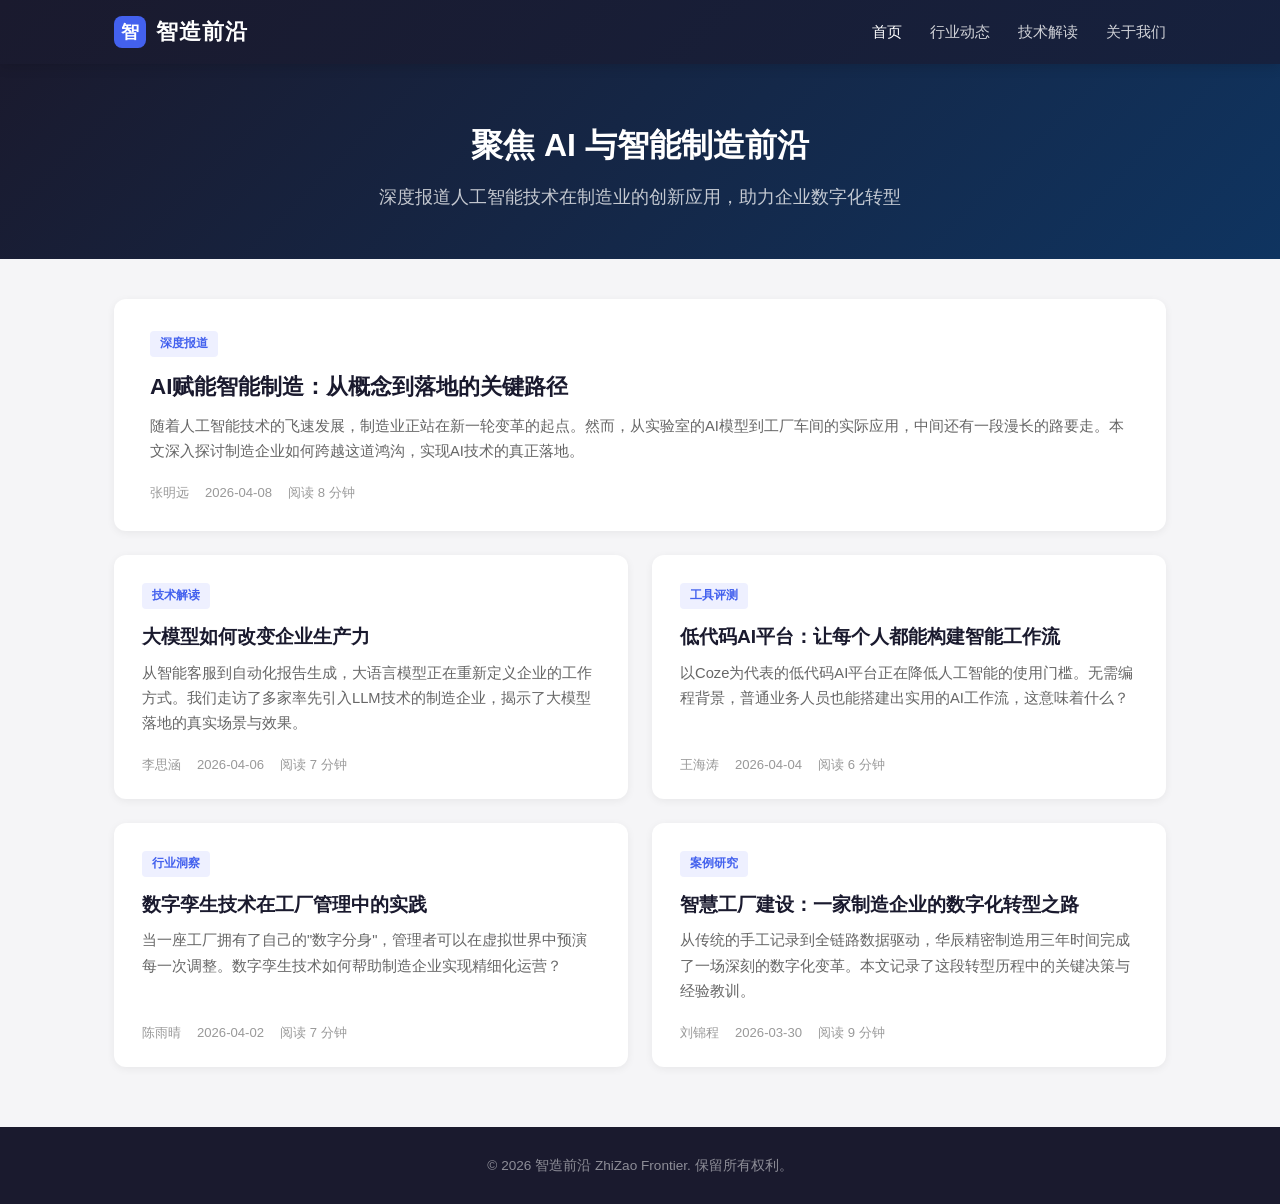
<file: index.html>
<!DOCTYPE html>
<html lang="zh-CN">
<head>
  <meta charset="UTF-8">
  <meta name="viewport" content="width=device-width, initial-scale=1.0">
  <title>智造前沿 - AI与智能制造深度报道</title>
  <meta name="description" content="智造前沿是专注于人工智能与智能制造领域的科技媒体，提供前沿技术解读、行业案例分析与趋势洞察。">
  <link rel="stylesheet" href="css/style.css">
</head>
<body>

<header class="site-header">
  <div class="header-inner">
    <a href="index.html" class="site-logo">
      <span class="logo-icon">智</span>
      智造前沿
    </a>
    <nav>
      <ul class="site-nav">
        <li><a href="index.html" class="active">首页</a></li>
        <li><a href="#">行业动态</a></li>
        <li><a href="#">技术解读</a></li>
        <li><a href="#">关于我们</a></li>
      </ul>
    </nav>
  </div>
</header>

<section class="hero">
  <h1>聚焦 AI 与智能制造前沿</h1>
  <p>深度报道人工智能技术在制造业的创新应用，助力企业数字化转型</p>
</section>

<main class="container">
  <section class="article-list">

    <article class="article-card featured">
      <span class="tag">深度报道</span>
      <h2><a href="articles/ai-manufacturing.html">AI赋能智能制造：从概念到落地的关键路径</a></h2>
      <p class="summary">随着人工智能技术的飞速发展，制造业正站在新一轮变革的起点。然而，从实验室的AI模型到工厂车间的实际应用，中间还有一段漫长的路要走。本文深入探讨制造企业如何跨越这道鸿沟，实现AI技术的真正落地。</p>
      <div class="meta">
        <span>张明远</span>
        <span>2026-04-08</span>
        <span>阅读 8 分钟</span>
      </div>
    </article>

    <article class="article-card">
      <span class="tag">技术解读</span>
      <h2><a href="articles/llm-enterprise.html">大模型如何改变企业生产力</a></h2>
      <p class="summary">从智能客服到自动化报告生成，大语言模型正在重新定义企业的工作方式。我们走访了多家率先引入LLM技术的制造企业，揭示了大模型落地的真实场景与效果。</p>
      <div class="meta">
        <span>李思涵</span>
        <span>2026-04-06</span>
        <span>阅读 7 分钟</span>
      </div>
    </article>

    <article class="article-card">
      <span class="tag">工具评测</span>
      <h2><a href="articles/coze-workflow.html">低代码AI平台：让每个人都能构建智能工作流</a></h2>
      <p class="summary">以Coze为代表的低代码AI平台正在降低人工智能的使用门槛。无需编程背景，普通业务人员也能搭建出实用的AI工作流，这意味着什么？</p>
      <div class="meta">
        <span>王海涛</span>
        <span>2026-04-04</span>
        <span>阅读 6 分钟</span>
      </div>
    </article>

    <article class="article-card">
      <span class="tag">行业洞察</span>
      <h2><a href="articles/digital-twin.html">数字孪生技术在工厂管理中的实践</a></h2>
      <p class="summary">当一座工厂拥有了自己的"数字分身"，管理者可以在虚拟世界中预演每一次调整。数字孪生技术如何帮助制造企业实现精细化运营？</p>
      <div class="meta">
        <span>陈雨晴</span>
        <span>2026-04-02</span>
        <span>阅读 7 分钟</span>
      </div>
    </article>

    <article class="article-card">
      <span class="tag">案例研究</span>
      <h2><a href="articles/smart-factory.html">智慧工厂建设：一家制造企业的数字化转型之路</a></h2>
      <p class="summary">从传统的手工记录到全链路数据驱动，华辰精密制造用三年时间完成了一场深刻的数字化变革。本文记录了这段转型历程中的关键决策与经验教训。</p>
      <div class="meta">
        <span>刘锦程</span>
        <span>2026-03-30</span>
        <span>阅读 9 分钟</span>
      </div>
    </article>

  </section>
</main>

<footer class="site-footer">
  <p>&copy; 2026 智造前沿 ZhiZao Frontier. 保留所有权利。</p>
</footer>

</body>
</html>
</file>
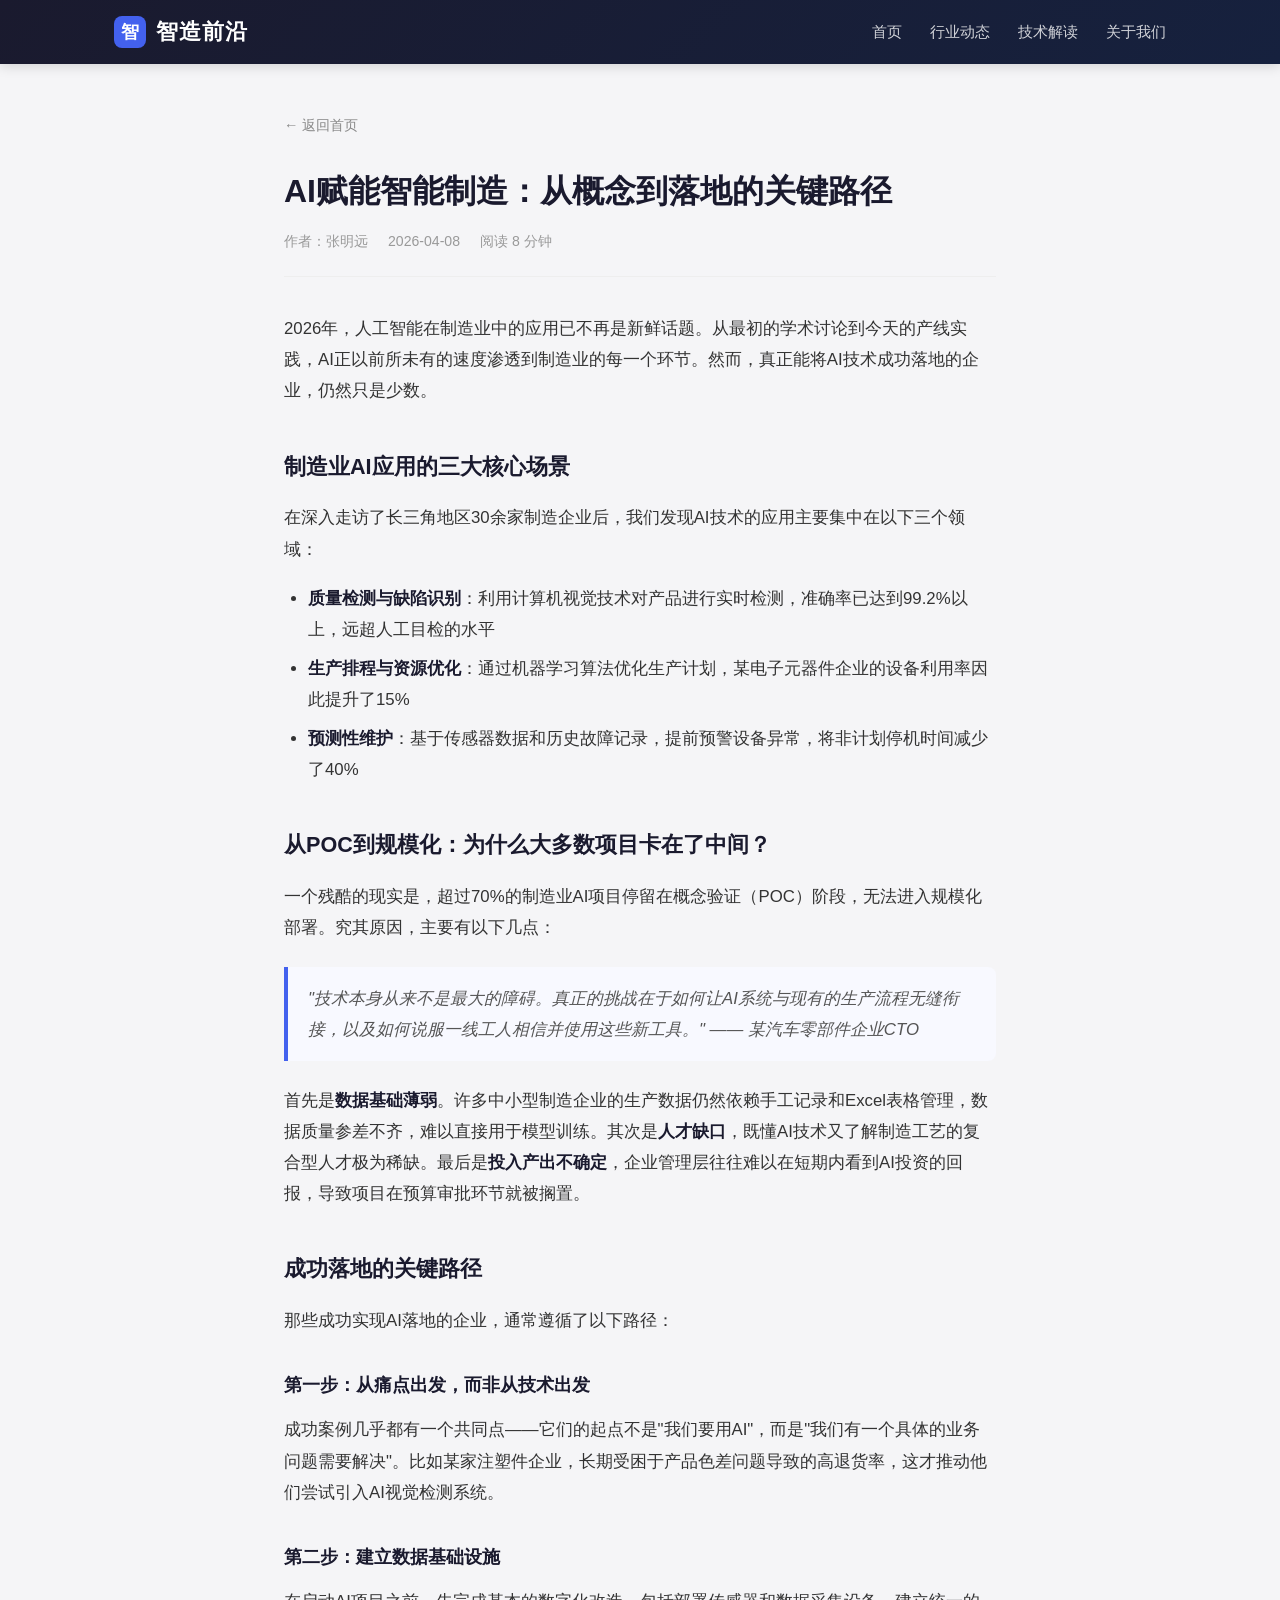
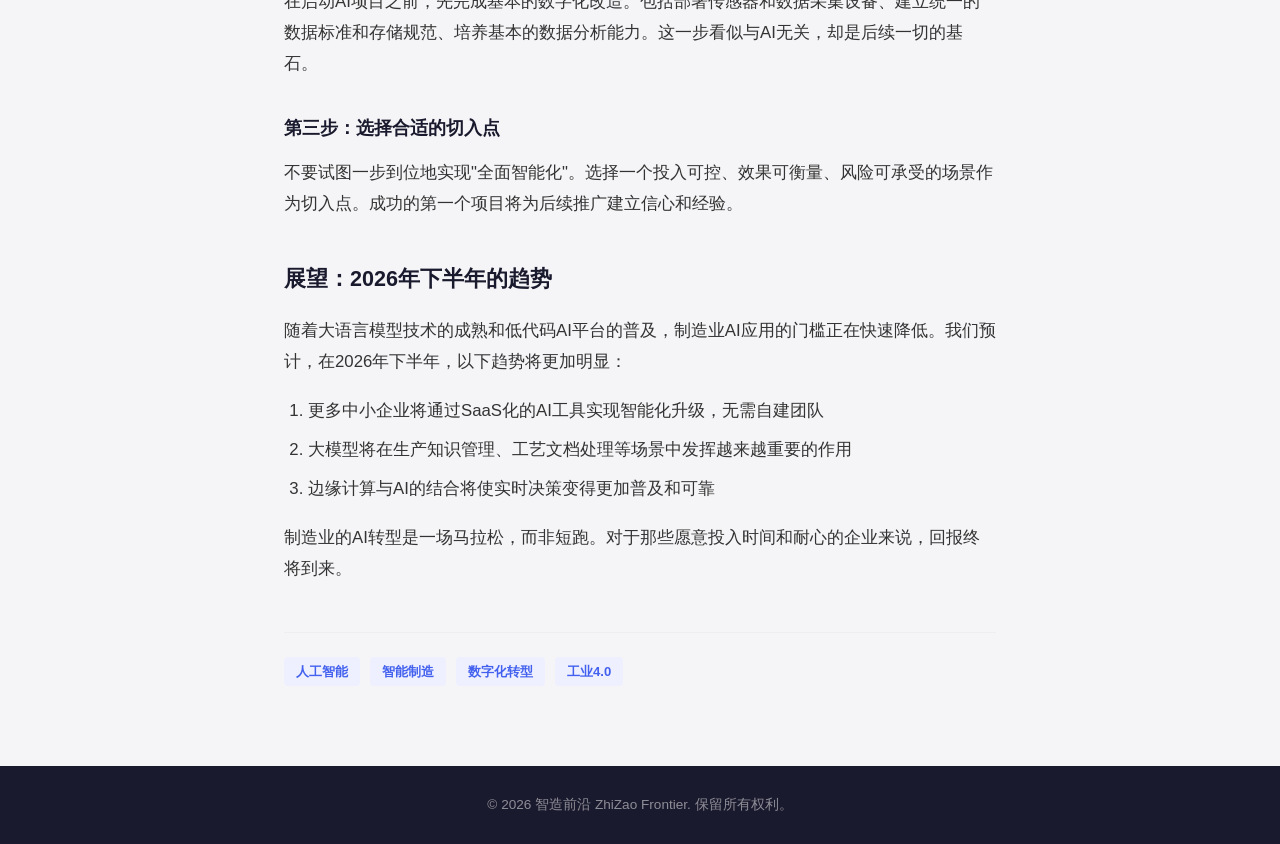
<file: articles/ai-manufacturing.html>
<!DOCTYPE html>
<html lang="zh-CN">
<head>
  <meta charset="UTF-8">
  <meta name="viewport" content="width=device-width, initial-scale=1.0">
  <title>AI赋能智能制造：从概念到落地的关键路径 - 智造前沿</title>
  <meta name="description" content="深入探讨制造企业如何将AI技术从实验室带入车间，实现真正的智能化升级。">
  <link rel="stylesheet" href="../css/style.css">
</head>
<body>

<header class="site-header">
  <div class="header-inner">
    <a href="../index.html" class="site-logo">
      <span class="logo-icon">智</span>
      智造前沿
    </a>
    <nav>
      <ul class="site-nav">
        <li><a href="../index.html">首页</a></li>
        <li><a href="#">行业动态</a></li>
        <li><a href="#">技术解读</a></li>
        <li><a href="#">关于我们</a></li>
      </ul>
    </nav>
  </div>
</header>

<main class="article-detail">
  <a href="../index.html" class="back-link">&larr; 返回首页</a>

  <article>
    <h1>AI赋能智能制造：从概念到落地的关键路径</h1>
    <div class="meta">
      <span>作者：张明远</span>
      <span>2026-04-08</span>
      <span>阅读 8 分钟</span>
    </div>

    <div class="content">
      <p>2026年，人工智能在制造业中的应用已不再是新鲜话题。从最初的学术讨论到今天的产线实践，AI正以前所未有的速度渗透到制造业的每一个环节。然而，真正能将AI技术成功落地的企业，仍然只是少数。</p>

      <h2>制造业AI应用的三大核心场景</h2>

      <p>在深入走访了长三角地区30余家制造企业后，我们发现AI技术的应用主要集中在以下三个领域：</p>

      <ul>
        <li><strong>质量检测与缺陷识别</strong>：利用计算机视觉技术对产品进行实时检测，准确率已达到99.2%以上，远超人工目检的水平</li>
        <li><strong>生产排程与资源优化</strong>：通过机器学习算法优化生产计划，某电子元器件企业的设备利用率因此提升了15%</li>
        <li><strong>预测性维护</strong>：基于传感器数据和历史故障记录，提前预警设备异常，将非计划停机时间减少了40%</li>
      </ul>

      <h2>从POC到规模化：为什么大多数项目卡在了中间？</h2>

      <p>一个残酷的现实是，超过70%的制造业AI项目停留在概念验证（POC）阶段，无法进入规模化部署。究其原因，主要有以下几点：</p>

      <blockquote>
        "技术本身从来不是最大的障碍。真正的挑战在于如何让AI系统与现有的生产流程无缝衔接，以及如何说服一线工人相信并使用这些新工具。" —— 某汽车零部件企业CTO
      </blockquote>

      <p>首先是<strong>数据基础薄弱</strong>。许多中小型制造企业的生产数据仍然依赖手工记录和Excel表格管理，数据质量参差不齐，难以直接用于模型训练。其次是<strong>人才缺口</strong>，既懂AI技术又了解制造工艺的复合型人才极为稀缺。最后是<strong>投入产出不确定</strong>，企业管理层往往难以在短期内看到AI投资的回报，导致项目在预算审批环节就被搁置。</p>

      <h2>成功落地的关键路径</h2>

      <p>那些成功实现AI落地的企业，通常遵循了以下路径：</p>

      <h3>第一步：从痛点出发，而非从技术出发</h3>
      <p>成功案例几乎都有一个共同点——它们的起点不是"我们要用AI"，而是"我们有一个具体的业务问题需要解决"。比如某家注塑件企业，长期受困于产品色差问题导致的高退货率，这才推动他们尝试引入AI视觉检测系统。</p>

      <h3>第二步：建立数据基础设施</h3>
      <p>在启动AI项目之前，先完成基本的数字化改造。包括部署传感器和数据采集设备、建立统一的数据标准和存储规范、培养基本的数据分析能力。这一步看似与AI无关，却是后续一切的基石。</p>

      <h3>第三步：选择合适的切入点</h3>
      <p>不要试图一步到位地实现"全面智能化"。选择一个投入可控、效果可衡量、风险可承受的场景作为切入点。成功的第一个项目将为后续推广建立信心和经验。</p>

      <h2>展望：2026年下半年的趋势</h2>

      <p>随着大语言模型技术的成熟和低代码AI平台的普及，制造业AI应用的门槛正在快速降低。我们预计，在2026年下半年，以下趋势将更加明显：</p>

      <ol>
        <li>更多中小企业将通过SaaS化的AI工具实现智能化升级，无需自建团队</li>
        <li>大模型将在生产知识管理、工艺文档处理等场景中发挥越来越重要的作用</li>
        <li>边缘计算与AI的结合将使实时决策变得更加普及和可靠</li>
      </ol>

      <p>制造业的AI转型是一场马拉松，而非短跑。对于那些愿意投入时间和耐心的企业来说，回报终将到来。</p>
    </div>

    <div class="tags">
      <span>人工智能</span>
      <span>智能制造</span>
      <span>数字化转型</span>
      <span>工业4.0</span>
    </div>
  </article>
</main>

<footer class="site-footer">
  <p>&copy; 2026 智造前沿 ZhiZao Frontier. 保留所有权利。</p>
</footer>

</body>
</html>
</file>
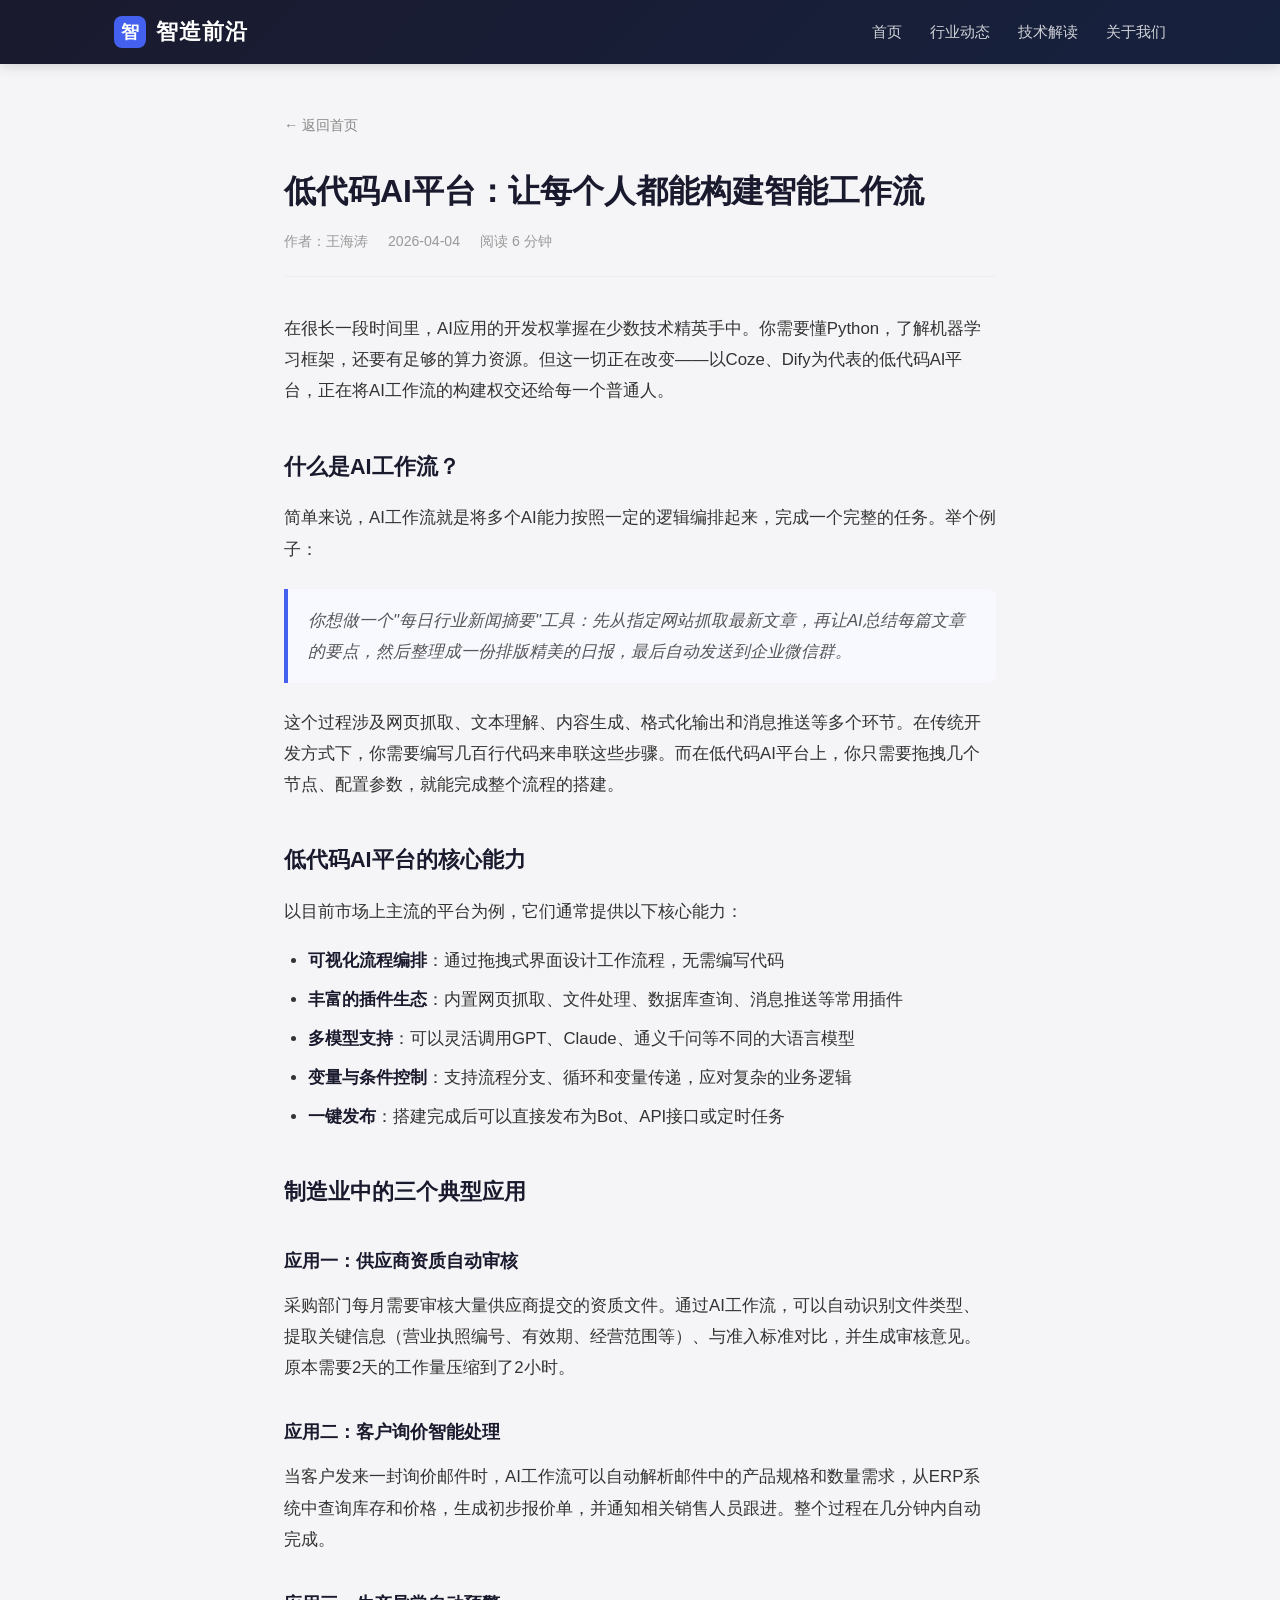
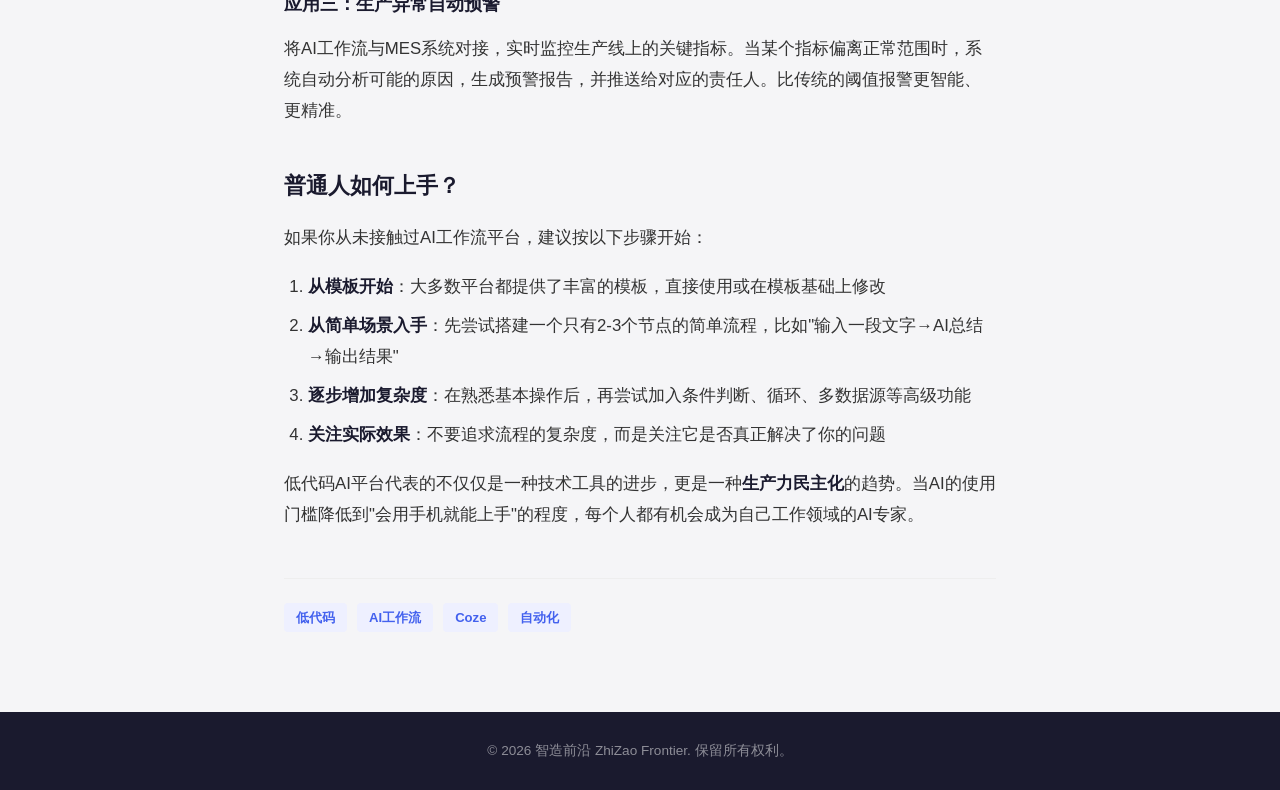
<file: articles/coze-workflow.html>
<!DOCTYPE html>
<html lang="zh-CN">
<head>
  <meta charset="UTF-8">
  <meta name="viewport" content="width=device-width, initial-scale=1.0">
  <title>低代码AI平台：让每个人都能构建智能工作流 - 智造前沿</title>
  <meta name="description" content="以Coze为代表的低代码AI平台正在降低人工智能的使用门槛，让普通业务人员也能搭建AI工作流。">
  <link rel="stylesheet" href="../css/style.css">
</head>
<body>

<header class="site-header">
  <div class="header-inner">
    <a href="../index.html" class="site-logo">
      <span class="logo-icon">智</span>
      智造前沿
    </a>
    <nav>
      <ul class="site-nav">
        <li><a href="../index.html">首页</a></li>
        <li><a href="#">行业动态</a></li>
        <li><a href="#">技术解读</a></li>
        <li><a href="#">关于我们</a></li>
      </ul>
    </nav>
  </div>
</header>

<main class="article-detail">
  <a href="../index.html" class="back-link">&larr; 返回首页</a>

  <article>
    <h1>低代码AI平台：让每个人都能构建智能工作流</h1>
    <div class="meta">
      <span>作者：王海涛</span>
      <span>2026-04-04</span>
      <span>阅读 6 分钟</span>
    </div>

    <div class="content">
      <p>在很长一段时间里，AI应用的开发权掌握在少数技术精英手中。你需要懂Python，了解机器学习框架，还要有足够的算力资源。但这一切正在改变——以Coze、Dify为代表的低代码AI平台，正在将AI工作流的构建权交还给每一个普通人。</p>

      <h2>什么是AI工作流？</h2>

      <p>简单来说，AI工作流就是将多个AI能力按照一定的逻辑编排起来，完成一个完整的任务。举个例子：</p>

      <blockquote>
        你想做一个"每日行业新闻摘要"工具：先从指定网站抓取最新文章，再让AI总结每篇文章的要点，然后整理成一份排版精美的日报，最后自动发送到企业微信群。
      </blockquote>

      <p>这个过程涉及网页抓取、文本理解、内容生成、格式化输出和消息推送等多个环节。在传统开发方式下，你需要编写几百行代码来串联这些步骤。而在低代码AI平台上，你只需要拖拽几个节点、配置参数，就能完成整个流程的搭建。</p>

      <h2>低代码AI平台的核心能力</h2>

      <p>以目前市场上主流的平台为例，它们通常提供以下核心能力：</p>

      <ul>
        <li><strong>可视化流程编排</strong>：通过拖拽式界面设计工作流程，无需编写代码</li>
        <li><strong>丰富的插件生态</strong>：内置网页抓取、文件处理、数据库查询、消息推送等常用插件</li>
        <li><strong>多模型支持</strong>：可以灵活调用GPT、Claude、通义千问等不同的大语言模型</li>
        <li><strong>变量与条件控制</strong>：支持流程分支、循环和变量传递，应对复杂的业务逻辑</li>
        <li><strong>一键发布</strong>：搭建完成后可以直接发布为Bot、API接口或定时任务</li>
      </ul>

      <h2>制造业中的三个典型应用</h2>

      <h3>应用一：供应商资质自动审核</h3>
      <p>采购部门每月需要审核大量供应商提交的资质文件。通过AI工作流，可以自动识别文件类型、提取关键信息（营业执照编号、有效期、经营范围等）、与准入标准对比，并生成审核意见。原本需要2天的工作量压缩到了2小时。</p>

      <h3>应用二：客户询价智能处理</h3>
      <p>当客户发来一封询价邮件时，AI工作流可以自动解析邮件中的产品规格和数量需求，从ERP系统中查询库存和价格，生成初步报价单，并通知相关销售人员跟进。整个过程在几分钟内自动完成。</p>

      <h3>应用三：生产异常自动预警</h3>
      <p>将AI工作流与MES系统对接，实时监控生产线上的关键指标。当某个指标偏离正常范围时，系统自动分析可能的原因，生成预警报告，并推送给对应的责任人。比传统的阈值报警更智能、更精准。</p>

      <h2>普通人如何上手？</h2>

      <p>如果你从未接触过AI工作流平台，建议按以下步骤开始：</p>

      <ol>
        <li><strong>从模板开始</strong>：大多数平台都提供了丰富的模板，直接使用或在模板基础上修改</li>
        <li><strong>从简单场景入手</strong>：先尝试搭建一个只有2-3个节点的简单流程，比如"输入一段文字→AI总结→输出结果"</li>
        <li><strong>逐步增加复杂度</strong>：在熟悉基本操作后，再尝试加入条件判断、循环、多数据源等高级功能</li>
        <li><strong>关注实际效果</strong>：不要追求流程的复杂度，而是关注它是否真正解决了你的问题</li>
      </ol>

      <p>低代码AI平台代表的不仅仅是一种技术工具的进步，更是一种<strong>生产力民主化</strong>的趋势。当AI的使用门槛降低到"会用手机就能上手"的程度，每个人都有机会成为自己工作领域的AI专家。</p>
    </div>

    <div class="tags">
      <span>低代码</span>
      <span>AI工作流</span>
      <span>Coze</span>
      <span>自动化</span>
    </div>
  </article>
</main>

<footer class="site-footer">
  <p>&copy; 2026 智造前沿 ZhiZao Frontier. 保留所有权利。</p>
</footer>

</body>
</html>
</file>
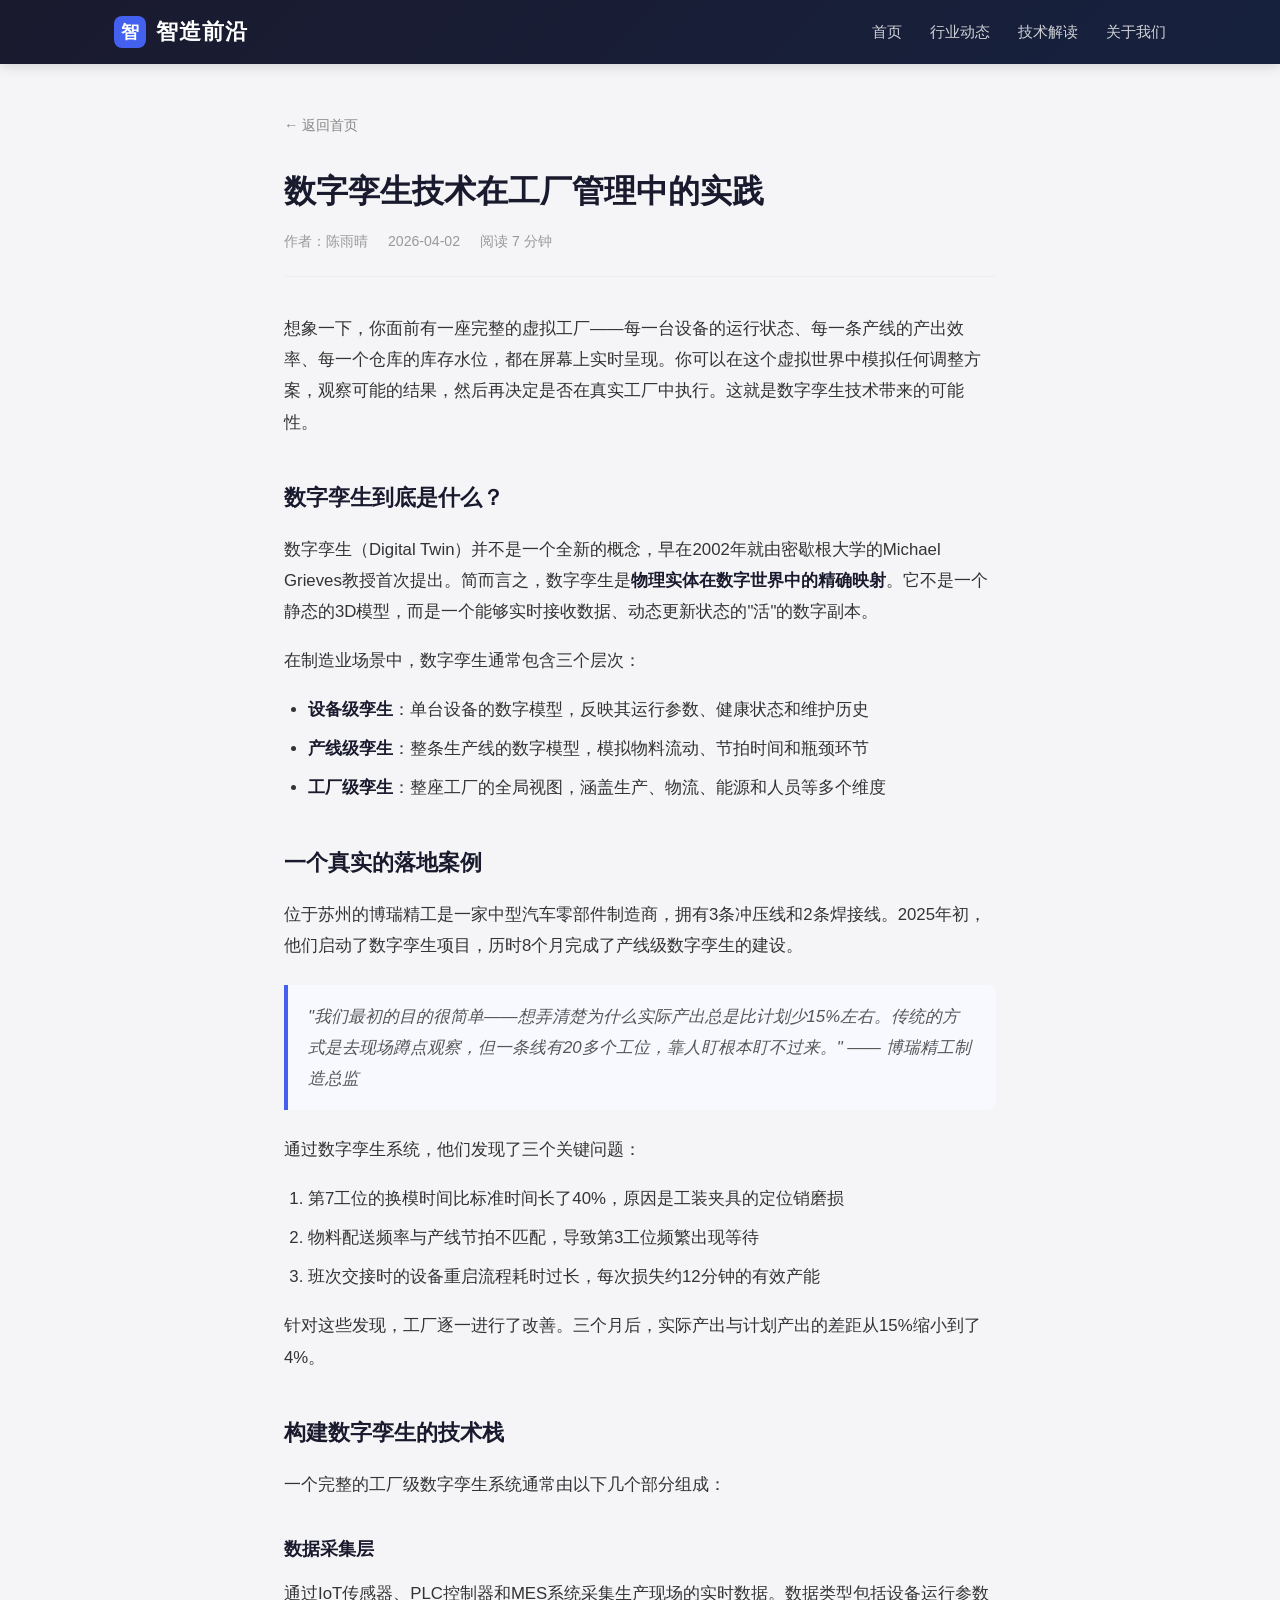
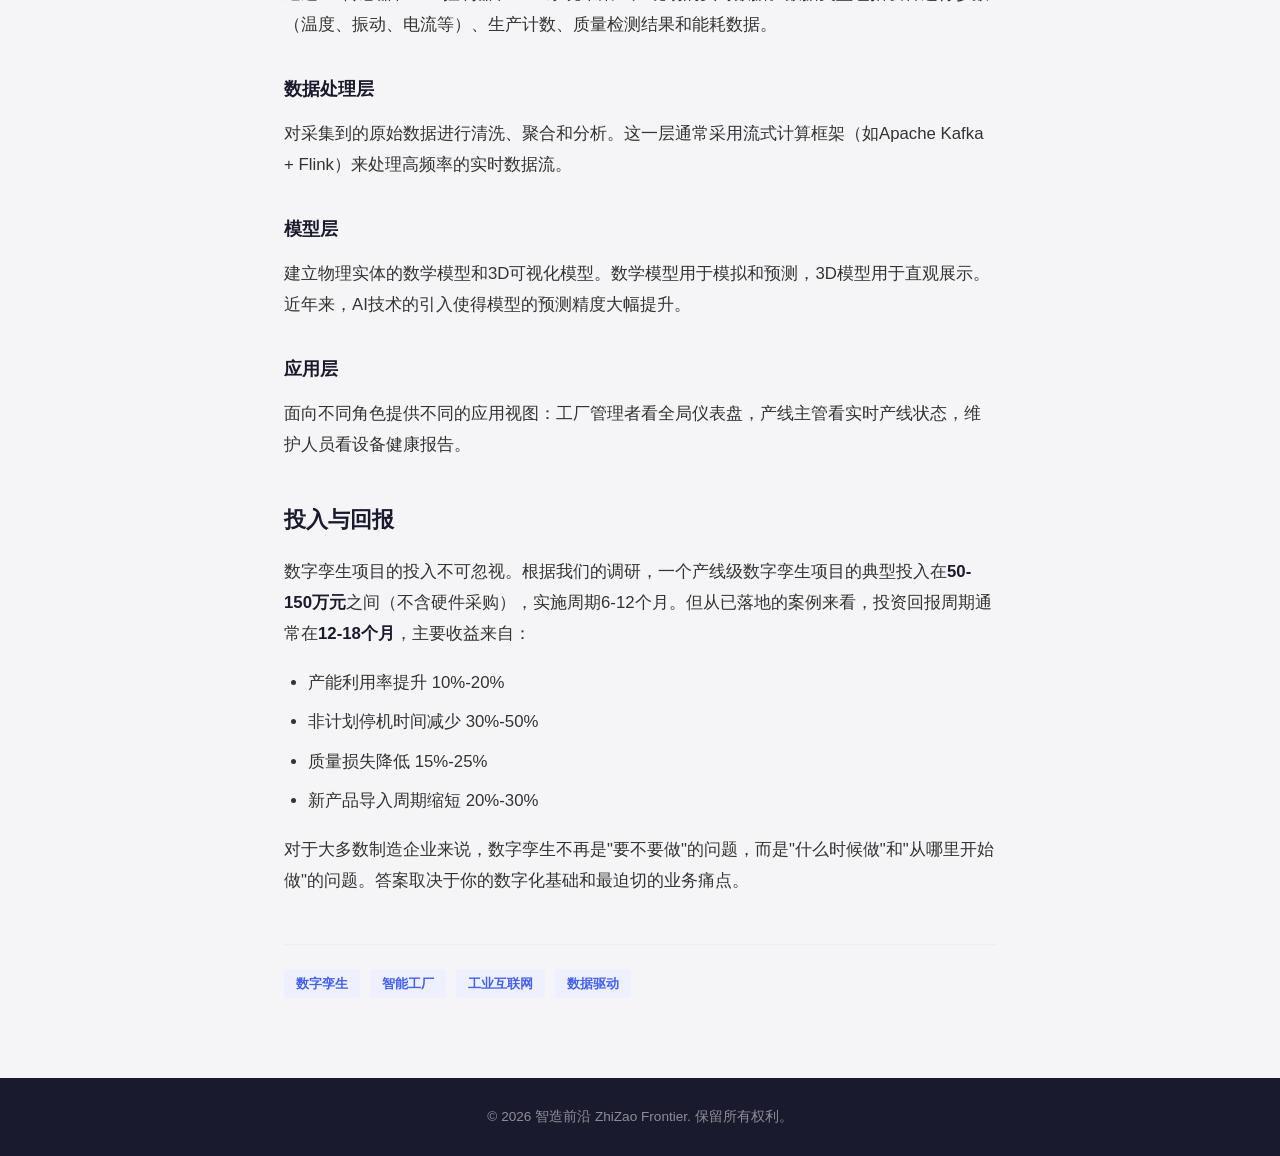
<file: articles/digital-twin.html>
<!DOCTYPE html>
<html lang="zh-CN">
<head>
  <meta charset="UTF-8">
  <meta name="viewport" content="width=device-width, initial-scale=1.0">
  <title>数字孪生技术在工厂管理中的实践 - 智造前沿</title>
  <meta name="description" content="数字孪生技术如何帮助制造企业实现精细化运营？从概念到落地实践的全面解读。">
  <link rel="stylesheet" href="../css/style.css">
</head>
<body>

<header class="site-header">
  <div class="header-inner">
    <a href="../index.html" class="site-logo">
      <span class="logo-icon">智</span>
      智造前沿
    </a>
    <nav>
      <ul class="site-nav">
        <li><a href="../index.html">首页</a></li>
        <li><a href="#">行业动态</a></li>
        <li><a href="#">技术解读</a></li>
        <li><a href="#">关于我们</a></li>
      </ul>
    </nav>
  </div>
</header>

<main class="article-detail">
  <a href="../index.html" class="back-link">&larr; 返回首页</a>

  <article>
    <h1>数字孪生技术在工厂管理中的实践</h1>
    <div class="meta">
      <span>作者：陈雨晴</span>
      <span>2026-04-02</span>
      <span>阅读 7 分钟</span>
    </div>

    <div class="content">
      <p>想象一下，你面前有一座完整的虚拟工厂——每一台设备的运行状态、每一条产线的产出效率、每一个仓库的库存水位，都在屏幕上实时呈现。你可以在这个虚拟世界中模拟任何调整方案，观察可能的结果，然后再决定是否在真实工厂中执行。这就是数字孪生技术带来的可能性。</p>

      <h2>数字孪生到底是什么？</h2>

      <p>数字孪生（Digital Twin）并不是一个全新的概念，早在2002年就由密歇根大学的Michael Grieves教授首次提出。简而言之，数字孪生是<strong>物理实体在数字世界中的精确映射</strong>。它不是一个静态的3D模型，而是一个能够实时接收数据、动态更新状态的"活"的数字副本。</p>

      <p>在制造业场景中，数字孪生通常包含三个层次：</p>

      <ul>
        <li><strong>设备级孪生</strong>：单台设备的数字模型，反映其运行参数、健康状态和维护历史</li>
        <li><strong>产线级孪生</strong>：整条生产线的数字模型，模拟物料流动、节拍时间和瓶颈环节</li>
        <li><strong>工厂级孪生</strong>：整座工厂的全局视图，涵盖生产、物流、能源和人员等多个维度</li>
      </ul>

      <h2>一个真实的落地案例</h2>

      <p>位于苏州的博瑞精工是一家中型汽车零部件制造商，拥有3条冲压线和2条焊接线。2025年初，他们启动了数字孪生项目，历时8个月完成了产线级数字孪生的建设。</p>

      <blockquote>
        "我们最初的目的很简单——想弄清楚为什么实际产出总是比计划少15%左右。传统的方式是去现场蹲点观察，但一条线有20多个工位，靠人盯根本盯不过来。" —— 博瑞精工制造总监
      </blockquote>

      <p>通过数字孪生系统，他们发现了三个关键问题：</p>

      <ol>
        <li>第7工位的换模时间比标准时间长了40%，原因是工装夹具的定位销磨损</li>
        <li>物料配送频率与产线节拍不匹配，导致第3工位频繁出现等待</li>
        <li>班次交接时的设备重启流程耗时过长，每次损失约12分钟的有效产能</li>
      </ol>

      <p>针对这些发现，工厂逐一进行了改善。三个月后，实际产出与计划产出的差距从15%缩小到了4%。</p>

      <h2>构建数字孪生的技术栈</h2>

      <p>一个完整的工厂级数字孪生系统通常由以下几个部分组成：</p>

      <h3>数据采集层</h3>
      <p>通过IoT传感器、PLC控制器和MES系统采集生产现场的实时数据。数据类型包括设备运行参数（温度、振动、电流等）、生产计数、质量检测结果和能耗数据。</p>

      <h3>数据处理层</h3>
      <p>对采集到的原始数据进行清洗、聚合和分析。这一层通常采用流式计算框架（如Apache Kafka + Flink）来处理高频率的实时数据流。</p>

      <h3>模型层</h3>
      <p>建立物理实体的数学模型和3D可视化模型。数学模型用于模拟和预测，3D模型用于直观展示。近年来，AI技术的引入使得模型的预测精度大幅提升。</p>

      <h3>应用层</h3>
      <p>面向不同角色提供不同的应用视图：工厂管理者看全局仪表盘，产线主管看实时产线状态，维护人员看设备健康报告。</p>

      <h2>投入与回报</h2>

      <p>数字孪生项目的投入不可忽视。根据我们的调研，一个产线级数字孪生项目的典型投入在<strong>50-150万元</strong>之间（不含硬件采购），实施周期6-12个月。但从已落地的案例来看，投资回报周期通常在<strong>12-18个月</strong>，主要收益来自：</p>

      <ul>
        <li>产能利用率提升 10%-20%</li>
        <li>非计划停机时间减少 30%-50%</li>
        <li>质量损失降低 15%-25%</li>
        <li>新产品导入周期缩短 20%-30%</li>
      </ul>

      <p>对于大多数制造企业来说，数字孪生不再是"要不要做"的问题，而是"什么时候做"和"从哪里开始做"的问题。答案取决于你的数字化基础和最迫切的业务痛点。</p>
    </div>

    <div class="tags">
      <span>数字孪生</span>
      <span>智能工厂</span>
      <span>工业互联网</span>
      <span>数据驱动</span>
    </div>
  </article>
</main>

<footer class="site-footer">
  <p>&copy; 2026 智造前沿 ZhiZao Frontier. 保留所有权利。</p>
</footer>

</body>
</html>
</file>
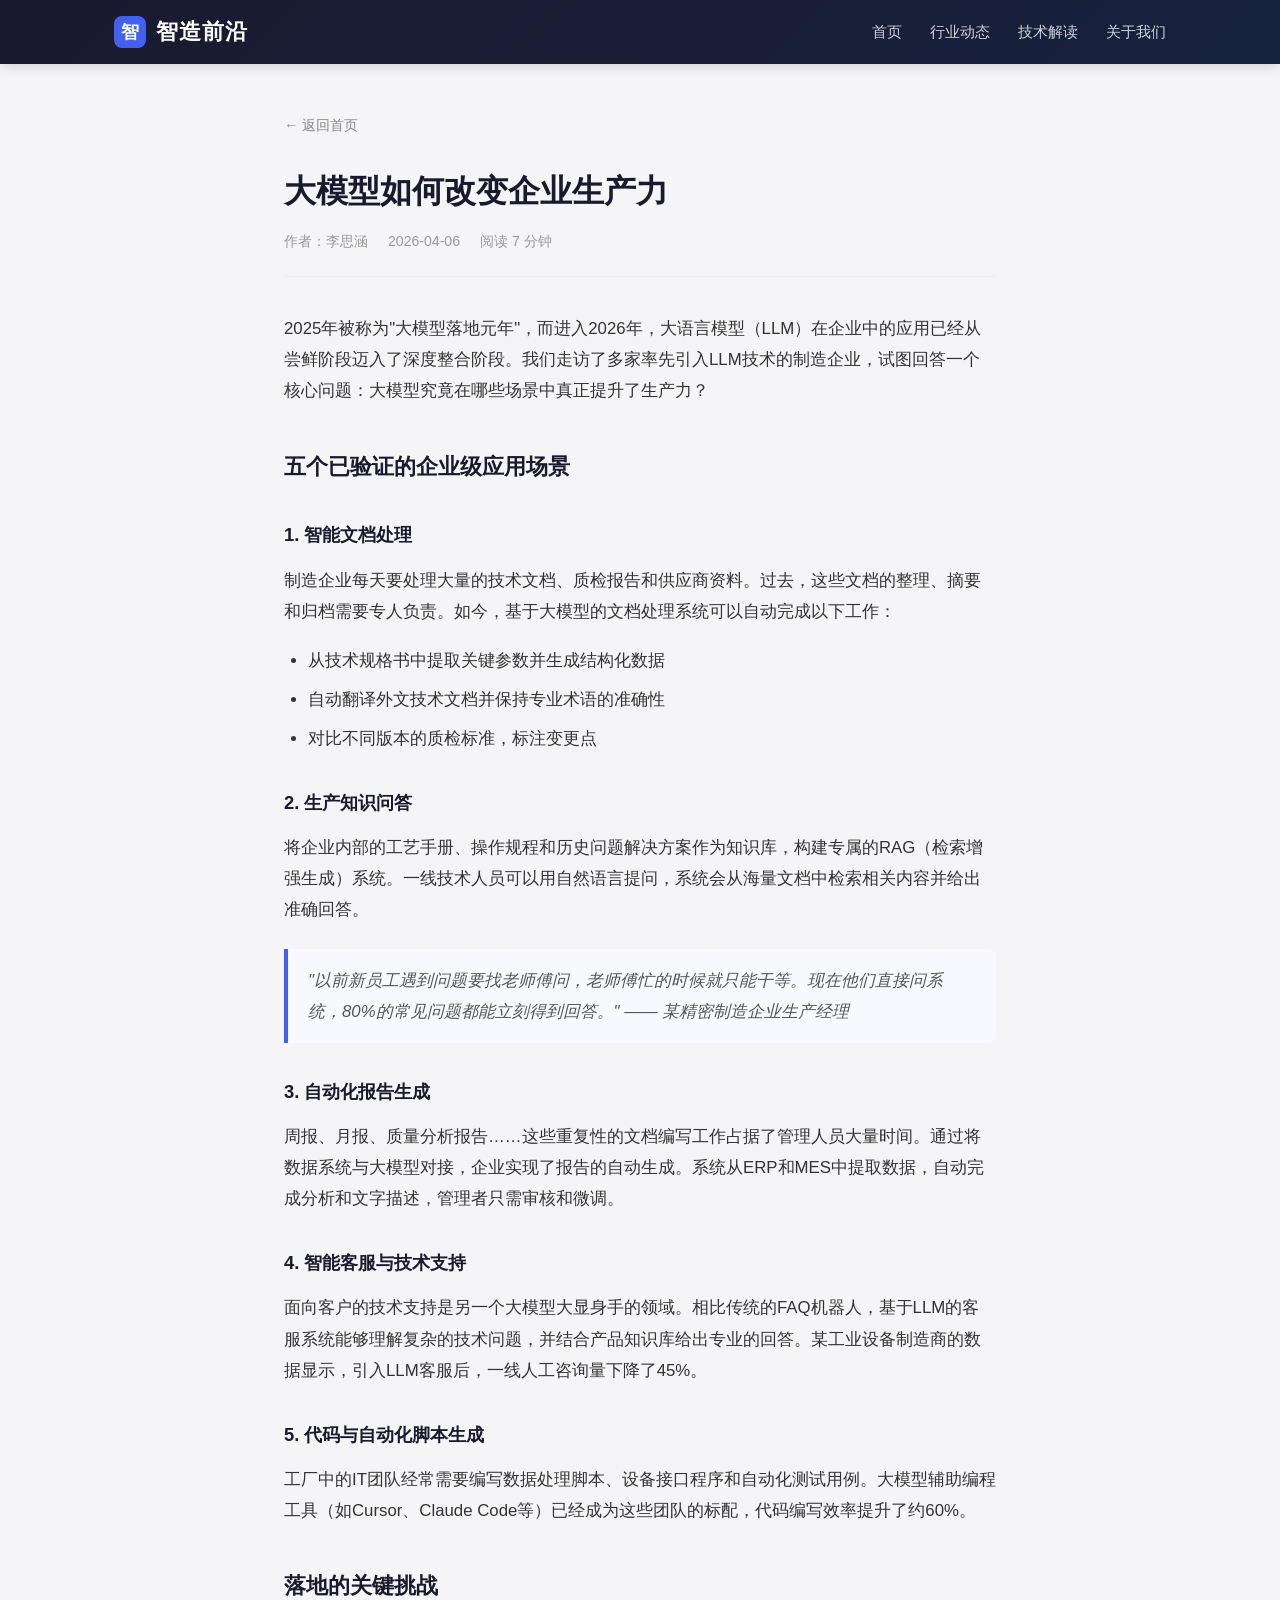
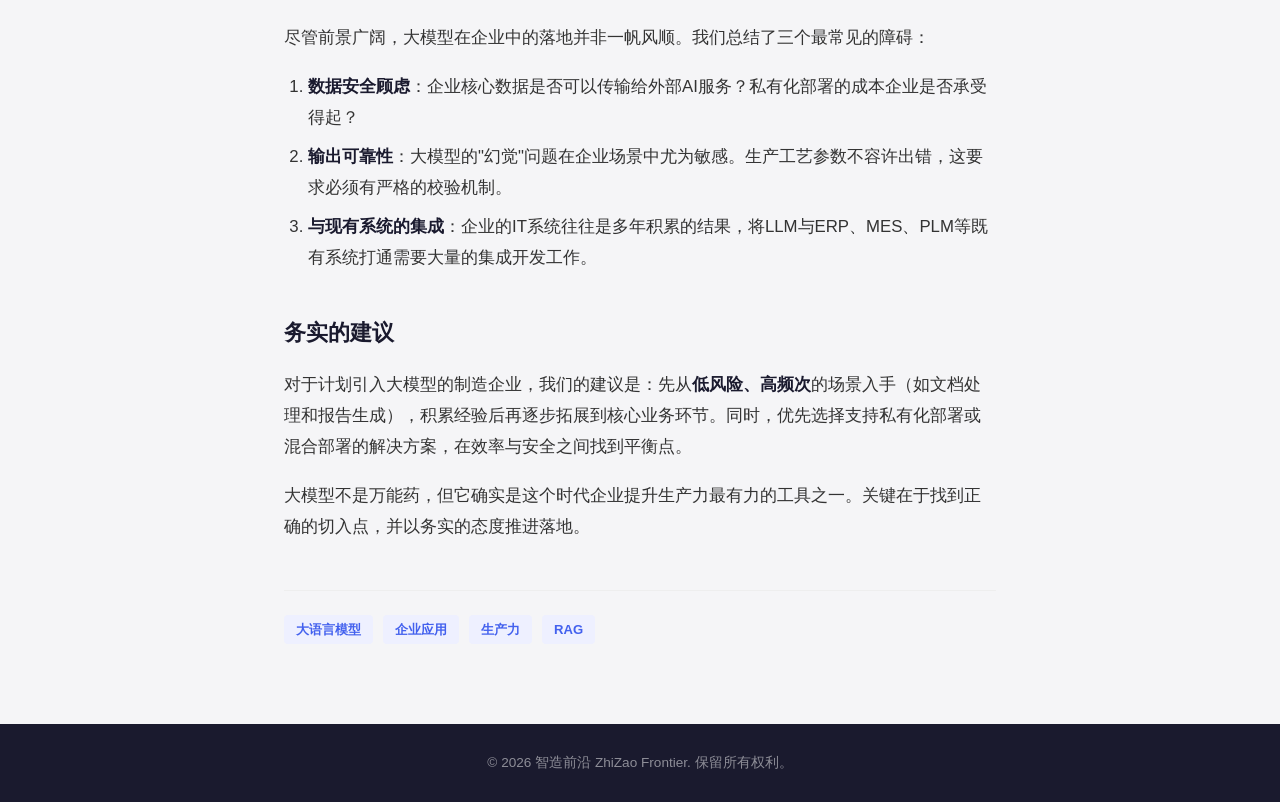
<file: articles/llm-enterprise.html>
<!DOCTYPE html>
<html lang="zh-CN">
<head>
  <meta charset="UTF-8">
  <meta name="viewport" content="width=device-width, initial-scale=1.0">
  <title>大模型如何改变企业生产力 - 智造前沿</title>
  <meta name="description" content="从智能客服到自动化报告，大语言模型正在重新定义企业的工作方式。">
  <link rel="stylesheet" href="../css/style.css">
</head>
<body>

<header class="site-header">
  <div class="header-inner">
    <a href="../index.html" class="site-logo">
      <span class="logo-icon">智</span>
      智造前沿
    </a>
    <nav>
      <ul class="site-nav">
        <li><a href="../index.html">首页</a></li>
        <li><a href="#">行业动态</a></li>
        <li><a href="#">技术解读</a></li>
        <li><a href="#">关于我们</a></li>
      </ul>
    </nav>
  </div>
</header>

<main class="article-detail">
  <a href="../index.html" class="back-link">&larr; 返回首页</a>

  <article>
    <h1>大模型如何改变企业生产力</h1>
    <div class="meta">
      <span>作者：李思涵</span>
      <span>2026-04-06</span>
      <span>阅读 7 分钟</span>
    </div>

    <div class="content">
      <p>2025年被称为"大模型落地元年"，而进入2026年，大语言模型（LLM）在企业中的应用已经从尝鲜阶段迈入了深度整合阶段。我们走访了多家率先引入LLM技术的制造企业，试图回答一个核心问题：大模型究竟在哪些场景中真正提升了生产力？</p>

      <h2>五个已验证的企业级应用场景</h2>

      <h3>1. 智能文档处理</h3>
      <p>制造企业每天要处理大量的技术文档、质检报告和供应商资料。过去，这些文档的整理、摘要和归档需要专人负责。如今，基于大模型的文档处理系统可以自动完成以下工作：</p>
      <ul>
        <li>从技术规格书中提取关键参数并生成结构化数据</li>
        <li>自动翻译外文技术文档并保持专业术语的准确性</li>
        <li>对比不同版本的质检标准，标注变更点</li>
      </ul>

      <h3>2. 生产知识问答</h3>
      <p>将企业内部的工艺手册、操作规程和历史问题解决方案作为知识库，构建专属的RAG（检索增强生成）系统。一线技术人员可以用自然语言提问，系统会从海量文档中检索相关内容并给出准确回答。</p>

      <blockquote>
        "以前新员工遇到问题要找老师傅问，老师傅忙的时候就只能干等。现在他们直接问系统，80%的常见问题都能立刻得到回答。" —— 某精密制造企业生产经理
      </blockquote>

      <h3>3. 自动化报告生成</h3>
      <p>周报、月报、质量分析报告……这些重复性的文档编写工作占据了管理人员大量时间。通过将数据系统与大模型对接，企业实现了报告的自动生成。系统从ERP和MES中提取数据，自动完成分析和文字描述，管理者只需审核和微调。</p>

      <h3>4. 智能客服与技术支持</h3>
      <p>面向客户的技术支持是另一个大模型大显身手的领域。相比传统的FAQ机器人，基于LLM的客服系统能够理解复杂的技术问题，并结合产品知识库给出专业的回答。某工业设备制造商的数据显示，引入LLM客服后，一线人工咨询量下降了45%。</p>

      <h3>5. 代码与自动化脚本生成</h3>
      <p>工厂中的IT团队经常需要编写数据处理脚本、设备接口程序和自动化测试用例。大模型辅助编程工具（如Cursor、Claude Code等）已经成为这些团队的标配，代码编写效率提升了约60%。</p>

      <h2>落地的关键挑战</h2>

      <p>尽管前景广阔，大模型在企业中的落地并非一帆风顺。我们总结了三个最常见的障碍：</p>

      <ol>
        <li><strong>数据安全顾虑</strong>：企业核心数据是否可以传输给外部AI服务？私有化部署的成本企业是否承受得起？</li>
        <li><strong>输出可靠性</strong>：大模型的"幻觉"问题在企业场景中尤为敏感。生产工艺参数不容许出错，这要求必须有严格的校验机制。</li>
        <li><strong>与现有系统的集成</strong>：企业的IT系统往往是多年积累的结果，将LLM与ERP、MES、PLM等既有系统打通需要大量的集成开发工作。</li>
      </ol>

      <h2>务实的建议</h2>

      <p>对于计划引入大模型的制造企业，我们的建议是：先从<strong>低风险、高频次</strong>的场景入手（如文档处理和报告生成），积累经验后再逐步拓展到核心业务环节。同时，优先选择支持私有化部署或混合部署的解决方案，在效率与安全之间找到平衡点。</p>

      <p>大模型不是万能药，但它确实是这个时代企业提升生产力最有力的工具之一。关键在于找到正确的切入点，并以务实的态度推进落地。</p>
    </div>

    <div class="tags">
      <span>大语言模型</span>
      <span>企业应用</span>
      <span>生产力</span>
      <span>RAG</span>
    </div>
  </article>
</main>

<footer class="site-footer">
  <p>&copy; 2026 智造前沿 ZhiZao Frontier. 保留所有权利。</p>
</footer>

</body>
</html>
</file>
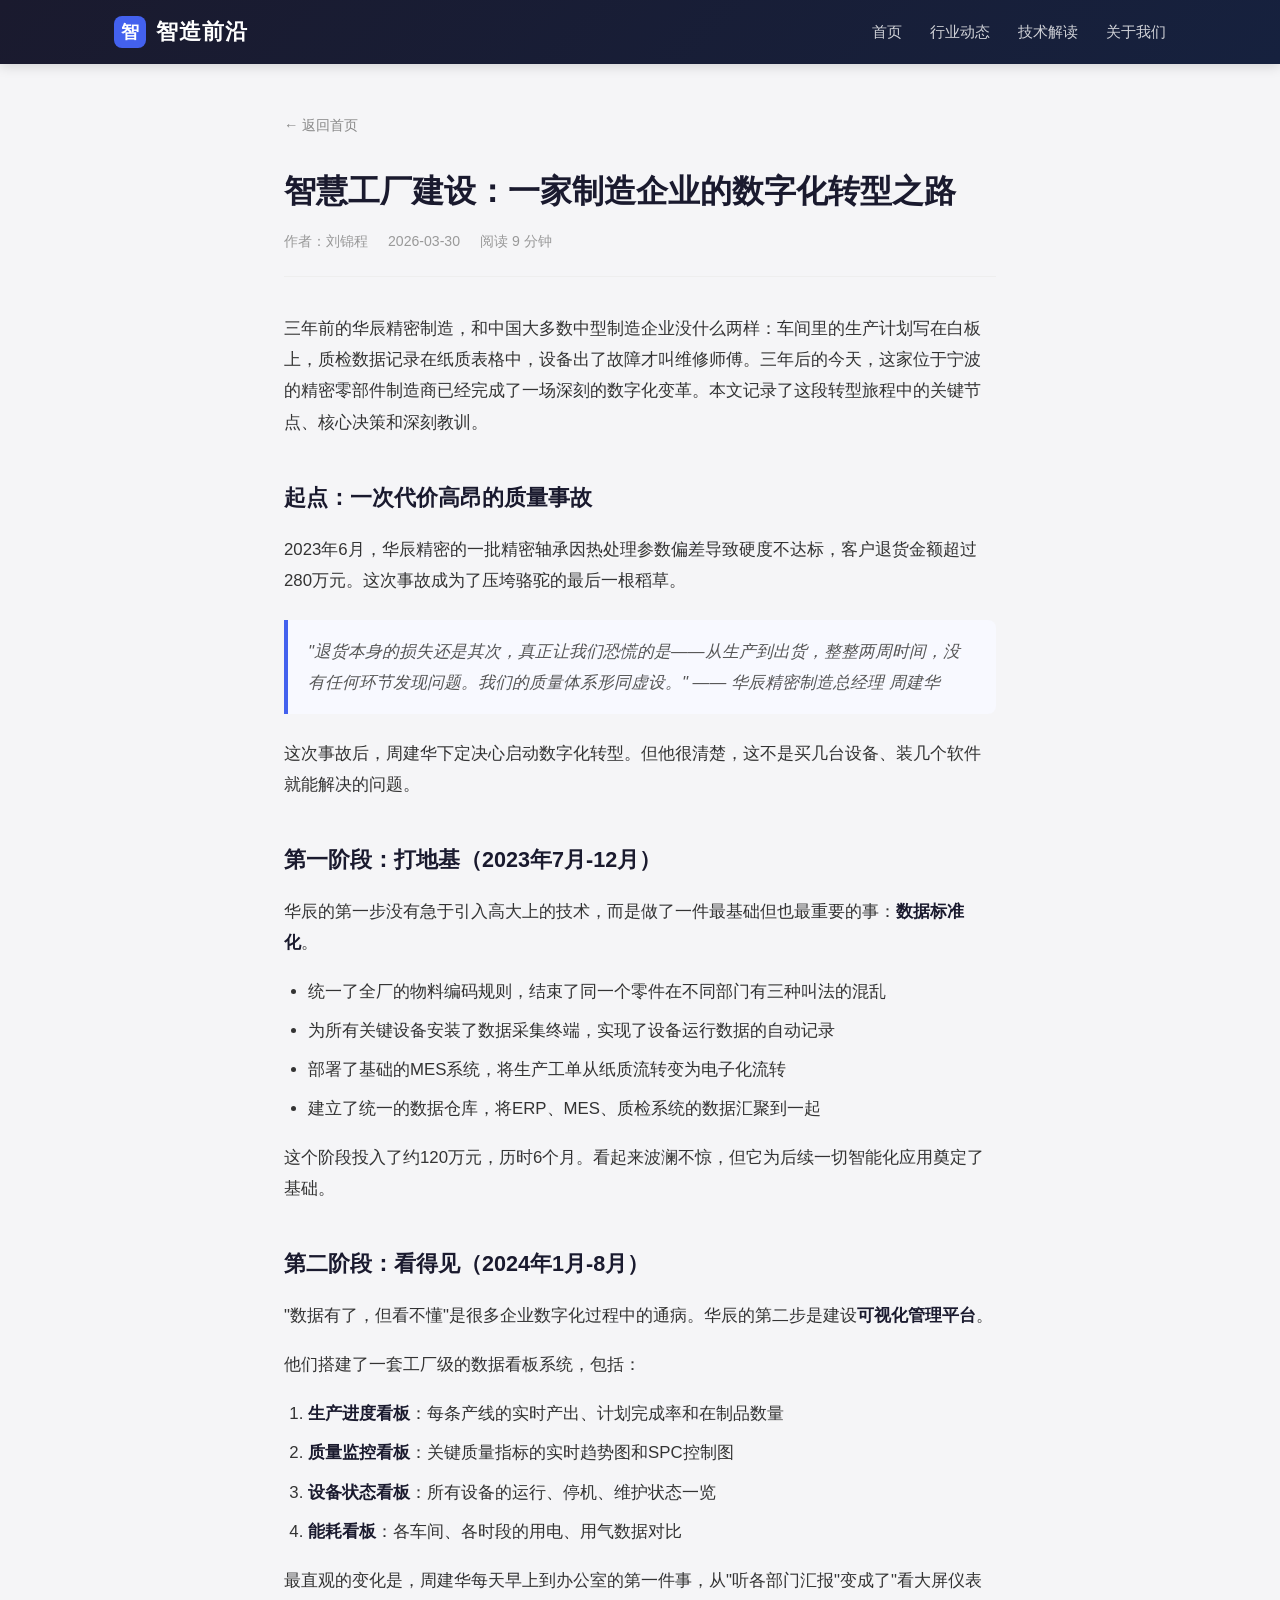
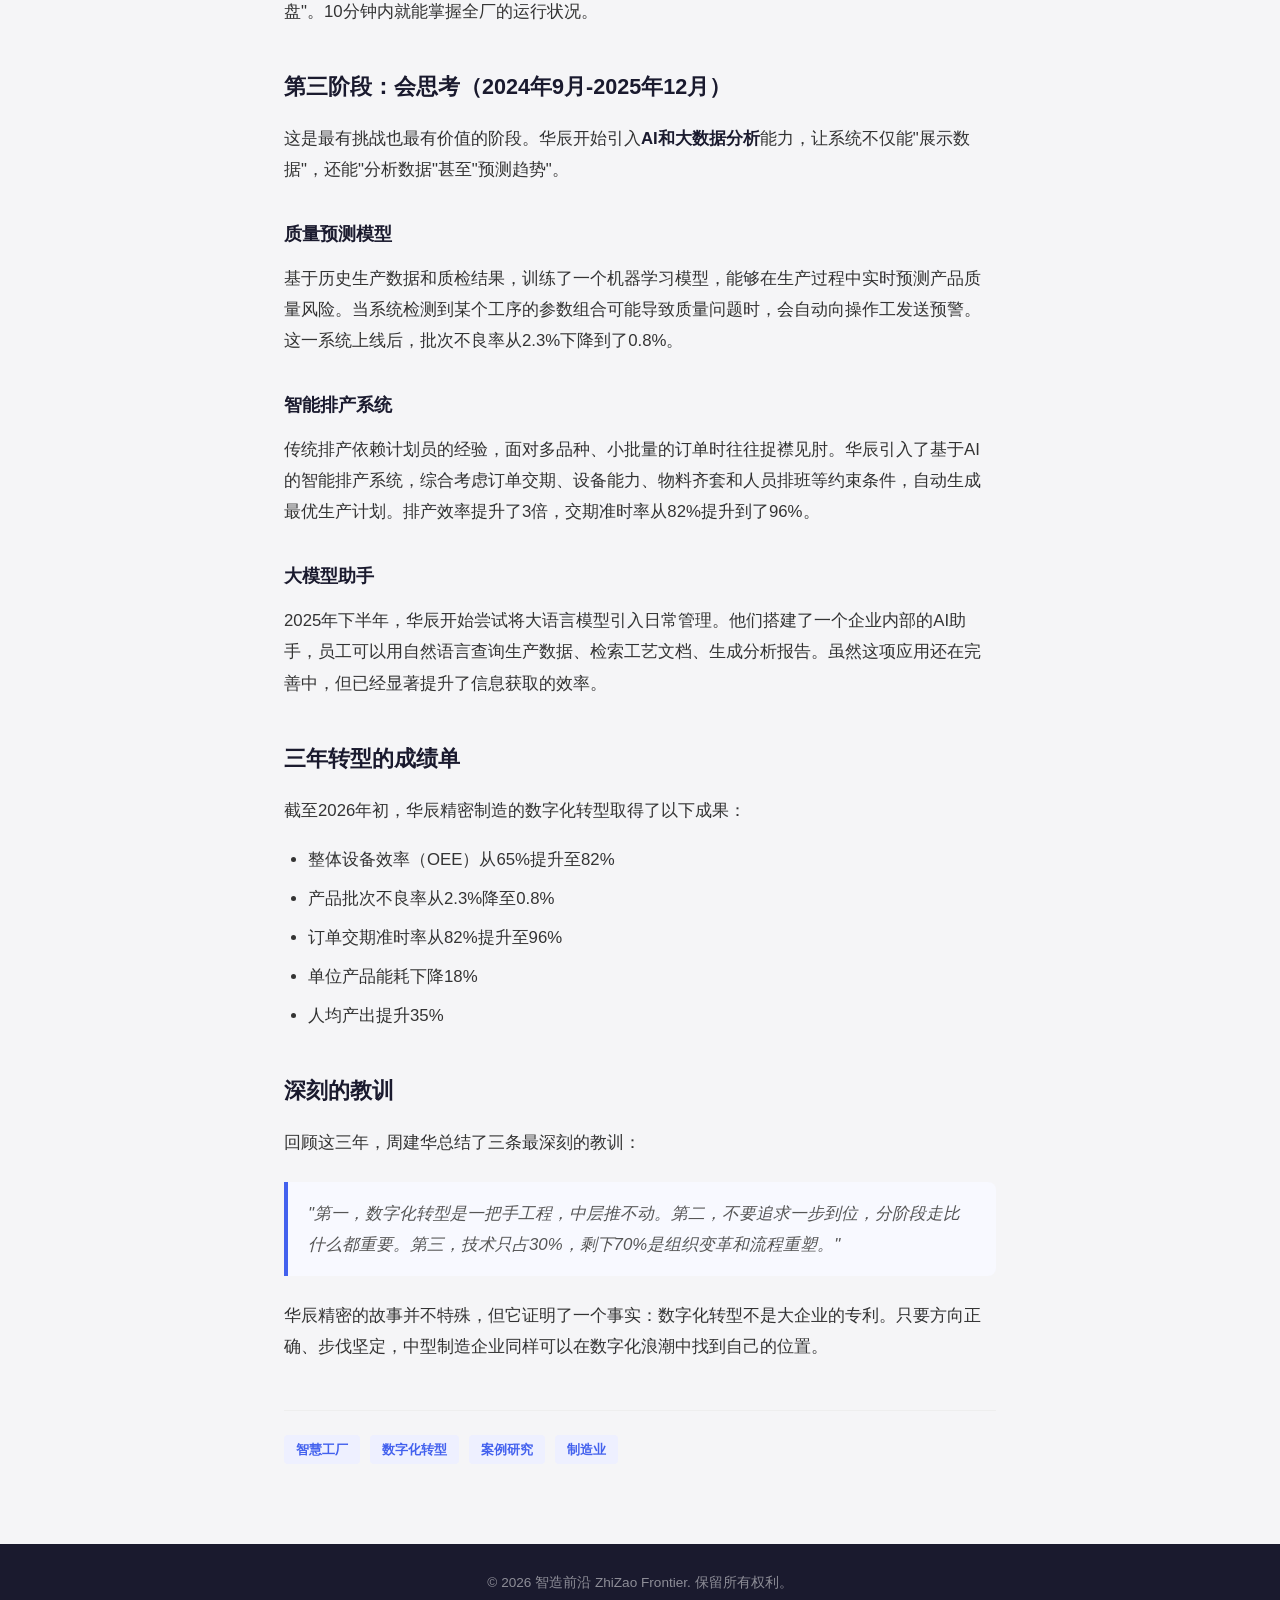
<file: articles/smart-factory.html>
<!DOCTYPE html>
<html lang="zh-CN">
<head>
  <meta charset="UTF-8">
  <meta name="viewport" content="width=device-width, initial-scale=1.0">
  <title>智慧工厂建设：一家制造企业的数字化转型之路 - 智造前沿</title>
  <meta name="description" content="华辰精密制造用三年时间完成了从传统工厂到智慧工厂的深刻变革，本文记录了这段转型历程。">
  <link rel="stylesheet" href="../css/style.css">
</head>
<body>

<header class="site-header">
  <div class="header-inner">
    <a href="../index.html" class="site-logo">
      <span class="logo-icon">智</span>
      智造前沿
    </a>
    <nav>
      <ul class="site-nav">
        <li><a href="../index.html">首页</a></li>
        <li><a href="#">行业动态</a></li>
        <li><a href="#">技术解读</a></li>
        <li><a href="#">关于我们</a></li>
      </ul>
    </nav>
  </div>
</header>

<main class="article-detail">
  <a href="../index.html" class="back-link">&larr; 返回首页</a>

  <article>
    <h1>智慧工厂建设：一家制造企业的数字化转型之路</h1>
    <div class="meta">
      <span>作者：刘锦程</span>
      <span>2026-03-30</span>
      <span>阅读 9 分钟</span>
    </div>

    <div class="content">
      <p>三年前的华辰精密制造，和中国大多数中型制造企业没什么两样：车间里的生产计划写在白板上，质检数据记录在纸质表格中，设备出了故障才叫维修师傅。三年后的今天，这家位于宁波的精密零部件制造商已经完成了一场深刻的数字化变革。本文记录了这段转型旅程中的关键节点、核心决策和深刻教训。</p>

      <h2>起点：一次代价高昂的质量事故</h2>

      <p>2023年6月，华辰精密的一批精密轴承因热处理参数偏差导致硬度不达标，客户退货金额超过280万元。这次事故成为了压垮骆驼的最后一根稻草。</p>

      <blockquote>
        "退货本身的损失还是其次，真正让我们恐慌的是——从生产到出货，整整两周时间，没有任何环节发现问题。我们的质量体系形同虚设。" —— 华辰精密制造总经理 周建华
      </blockquote>

      <p>这次事故后，周建华下定决心启动数字化转型。但他很清楚，这不是买几台设备、装几个软件就能解决的问题。</p>

      <h2>第一阶段：打地基（2023年7月-12月）</h2>

      <p>华辰的第一步没有急于引入高大上的技术，而是做了一件最基础但也最重要的事：<strong>数据标准化</strong>。</p>

      <ul>
        <li>统一了全厂的物料编码规则，结束了同一个零件在不同部门有三种叫法的混乱</li>
        <li>为所有关键设备安装了数据采集终端，实现了设备运行数据的自动记录</li>
        <li>部署了基础的MES系统，将生产工单从纸质流转变为电子化流转</li>
        <li>建立了统一的数据仓库，将ERP、MES、质检系统的数据汇聚到一起</li>
      </ul>

      <p>这个阶段投入了约120万元，历时6个月。看起来波澜不惊，但它为后续一切智能化应用奠定了基础。</p>

      <h2>第二阶段：看得见（2024年1月-8月）</h2>

      <p>"数据有了，但看不懂"是很多企业数字化过程中的通病。华辰的第二步是建设<strong>可视化管理平台</strong>。</p>

      <p>他们搭建了一套工厂级的数据看板系统，包括：</p>

      <ol>
        <li><strong>生产进度看板</strong>：每条产线的实时产出、计划完成率和在制品数量</li>
        <li><strong>质量监控看板</strong>：关键质量指标的实时趋势图和SPC控制图</li>
        <li><strong>设备状态看板</strong>：所有设备的运行、停机、维护状态一览</li>
        <li><strong>能耗看板</strong>：各车间、各时段的用电、用气数据对比</li>
      </ol>

      <p>最直观的变化是，周建华每天早上到办公室的第一件事，从"听各部门汇报"变成了"看大屏仪表盘"。10分钟内就能掌握全厂的运行状况。</p>

      <h2>第三阶段：会思考（2024年9月-2025年12月）</h2>

      <p>这是最有挑战也最有价值的阶段。华辰开始引入<strong>AI和大数据分析</strong>能力，让系统不仅能"展示数据"，还能"分析数据"甚至"预测趋势"。</p>

      <h3>质量预测模型</h3>
      <p>基于历史生产数据和质检结果，训练了一个机器学习模型，能够在生产过程中实时预测产品质量风险。当系统检测到某个工序的参数组合可能导致质量问题时，会自动向操作工发送预警。这一系统上线后，批次不良率从2.3%下降到了0.8%。</p>

      <h3>智能排产系统</h3>
      <p>传统排产依赖计划员的经验，面对多品种、小批量的订单时往往捉襟见肘。华辰引入了基于AI的智能排产系统，综合考虑订单交期、设备能力、物料齐套和人员排班等约束条件，自动生成最优生产计划。排产效率提升了3倍，交期准时率从82%提升到了96%。</p>

      <h3>大模型助手</h3>
      <p>2025年下半年，华辰开始尝试将大语言模型引入日常管理。他们搭建了一个企业内部的AI助手，员工可以用自然语言查询生产数据、检索工艺文档、生成分析报告。虽然这项应用还在完善中，但已经显著提升了信息获取的效率。</p>

      <h2>三年转型的成绩单</h2>

      <p>截至2026年初，华辰精密制造的数字化转型取得了以下成果：</p>

      <ul>
        <li>整体设备效率（OEE）从65%提升至82%</li>
        <li>产品批次不良率从2.3%降至0.8%</li>
        <li>订单交期准时率从82%提升至96%</li>
        <li>单位产品能耗下降18%</li>
        <li>人均产出提升35%</li>
      </ul>

      <h2>深刻的教训</h2>

      <p>回顾这三年，周建华总结了三条最深刻的教训：</p>

      <blockquote>
        "第一，数字化转型是一把手工程，中层推不动。第二，不要追求一步到位，分阶段走比什么都重要。第三，技术只占30%，剩下70%是组织变革和流程重塑。"
      </blockquote>

      <p>华辰精密的故事并不特殊，但它证明了一个事实：数字化转型不是大企业的专利。只要方向正确、步伐坚定，中型制造企业同样可以在数字化浪潮中找到自己的位置。</p>
    </div>

    <div class="tags">
      <span>智慧工厂</span>
      <span>数字化转型</span>
      <span>案例研究</span>
      <span>制造业</span>
    </div>
  </article>
</main>

<footer class="site-footer">
  <p>&copy; 2026 智造前沿 ZhiZao Frontier. 保留所有权利。</p>
</footer>

</body>
</html>
</file>
<file: css/style.css>
/* ===== Reset & Base ===== */
*,
*::before,
*::after {
  margin: 0;
  padding: 0;
  box-sizing: border-box;
}

html {
  font-size: 16px;
  scroll-behavior: smooth;
}

body {
  font-family: -apple-system, "Microsoft YaHei", "PingFang SC", "Helvetica Neue", Arial, sans-serif;
  color: #333;
  background-color: #f5f5f7;
  line-height: 1.6;
  min-height: 100vh;
  display: flex;
  flex-direction: column;
}

a {
  color: #4361ee;
  text-decoration: none;
  transition: color 0.2s;
}

a:hover {
  color: #2d3fcf;
}

img {
  max-width: 100%;
}

/* ===== Header / Nav ===== */
.site-header {
  background: linear-gradient(135deg, #1a1a2e 0%, #16213e 100%);
  color: #fff;
  position: sticky;
  top: 0;
  z-index: 100;
  box-shadow: 0 2px 12px rgba(0, 0, 0, 0.15);
}

.header-inner {
  max-width: 1100px;
  margin: 0 auto;
  padding: 0 24px;
  height: 64px;
  display: flex;
  align-items: center;
  justify-content: space-between;
}

.site-logo {
  display: flex;
  align-items: center;
  gap: 10px;
  font-size: 1.35rem;
  font-weight: 700;
  color: #fff;
  letter-spacing: 1px;
}

.site-logo .logo-icon {
  width: 32px;
  height: 32px;
  background: #4361ee;
  border-radius: 8px;
  display: flex;
  align-items: center;
  justify-content: center;
  font-size: 1.1rem;
}

.site-nav {
  display: flex;
  gap: 28px;
  list-style: none;
}

.site-nav a {
  color: rgba(255, 255, 255, 0.8);
  font-size: 0.95rem;
  transition: color 0.2s;
}

.site-nav a:hover,
.site-nav a.active {
  color: #fff;
}

/* ===== Hero Banner (index only) ===== */
.hero {
  background: linear-gradient(135deg, #1a1a2e 0%, #0f3460 100%);
  color: #fff;
  padding: 56px 24px 48px;
  text-align: center;
}

.hero h1 {
  font-size: 2rem;
  font-weight: 700;
  margin-bottom: 12px;
}

.hero p {
  font-size: 1.1rem;
  color: rgba(255, 255, 255, 0.75);
  max-width: 540px;
  margin: 0 auto;
}

/* ===== Article List (index) ===== */
.container {
  max-width: 1100px;
  margin: 0 auto;
  padding: 0 24px;
}

.article-list {
  display: grid;
  grid-template-columns: repeat(2, 1fr);
  gap: 24px;
  padding: 40px 0 60px;
}

.article-card {
  background: #fff;
  border-radius: 12px;
  padding: 28px 28px 24px;
  box-shadow: 0 2px 8px rgba(0, 0, 0, 0.06);
  transition: transform 0.22s ease, box-shadow 0.22s ease;
  display: flex;
  flex-direction: column;
}

.article-card:hover {
  transform: translateY(-4px);
  box-shadow: 0 8px 24px rgba(0, 0, 0, 0.1);
}

.article-card .tag {
  display: inline-block;
  background: #eef0ff;
  color: #4361ee;
  font-size: 0.78rem;
  font-weight: 600;
  padding: 3px 10px;
  border-radius: 4px;
  margin-bottom: 14px;
  align-self: flex-start;
}

.article-card h2 {
  font-size: 1.2rem;
  font-weight: 700;
  color: #1a1a2e;
  margin-bottom: 10px;
  line-height: 1.45;
}

.article-card h2 a {
  color: inherit;
}

.article-card h2 a:hover {
  color: #4361ee;
}

.article-card .summary {
  font-size: 0.92rem;
  color: #666;
  line-height: 1.7;
  margin-bottom: 18px;
  flex: 1;
}

.article-card .meta {
  font-size: 0.82rem;
  color: #999;
  display: flex;
  gap: 16px;
}

/* ===== Featured card (first article spans full width) ===== */
.article-card.featured {
  grid-column: 1 / -1;
  padding: 32px 36px 28px;
}

.article-card.featured h2 {
  font-size: 1.4rem;
}

/* ===== Article Detail Page ===== */
.article-detail {
  max-width: 760px;
  margin: 0 auto;
  padding: 48px 24px 80px;
}

.article-detail .back-link {
  display: inline-flex;
  align-items: center;
  gap: 6px;
  font-size: 0.9rem;
  color: #888;
  margin-bottom: 32px;
  transition: color 0.2s;
}

.article-detail .back-link:hover {
  color: #4361ee;
}

.article-detail h1 {
  font-size: 2rem;
  font-weight: 700;
  color: #1a1a2e;
  line-height: 1.4;
  margin-bottom: 16px;
}

.article-detail .meta {
  font-size: 0.88rem;
  color: #999;
  display: flex;
  gap: 20px;
  margin-bottom: 36px;
  padding-bottom: 24px;
  border-bottom: 1px solid #eee;
}

.article-detail .content {
  font-size: 1.05rem;
  line-height: 1.85;
  color: #333;
}

.article-detail .content h2 {
  font-size: 1.35rem;
  font-weight: 700;
  color: #1a1a2e;
  margin: 40px 0 16px;
}

.article-detail .content h3 {
  font-size: 1.15rem;
  font-weight: 600;
  color: #1a1a2e;
  margin: 32px 0 12px;
}

.article-detail .content p {
  margin-bottom: 18px;
}

.article-detail .content ul,
.article-detail .content ol {
  margin: 0 0 18px 24px;
}

.article-detail .content li {
  margin-bottom: 8px;
}

.article-detail .content blockquote {
  border-left: 4px solid #4361ee;
  background: #f8f9ff;
  padding: 16px 20px;
  margin: 24px 0;
  border-radius: 0 8px 8px 0;
  color: #555;
  font-style: italic;
}

.article-detail .content strong {
  color: #1a1a2e;
}

.article-detail .tags {
  margin-top: 48px;
  padding-top: 24px;
  border-top: 1px solid #eee;
  display: flex;
  gap: 10px;
  flex-wrap: wrap;
}

.article-detail .tags span {
  background: #eef0ff;
  color: #4361ee;
  font-size: 0.82rem;
  font-weight: 600;
  padding: 4px 12px;
  border-radius: 4px;
}

/* ===== Footer ===== */
.site-footer {
  margin-top: auto;
  background: #1a1a2e;
  color: rgba(255, 255, 255, 0.5);
  text-align: center;
  padding: 28px 24px;
  font-size: 0.85rem;
}

/* ===== Responsive ===== */
@media (max-width: 768px) {
  .article-list {
    grid-template-columns: 1fr;
  }

  .hero h1 {
    font-size: 1.6rem;
  }

  .article-detail h1 {
    font-size: 1.6rem;
  }

  .header-inner {
    height: 56px;
  }

  .site-logo {
    font-size: 1.15rem;
  }
}
</file>
